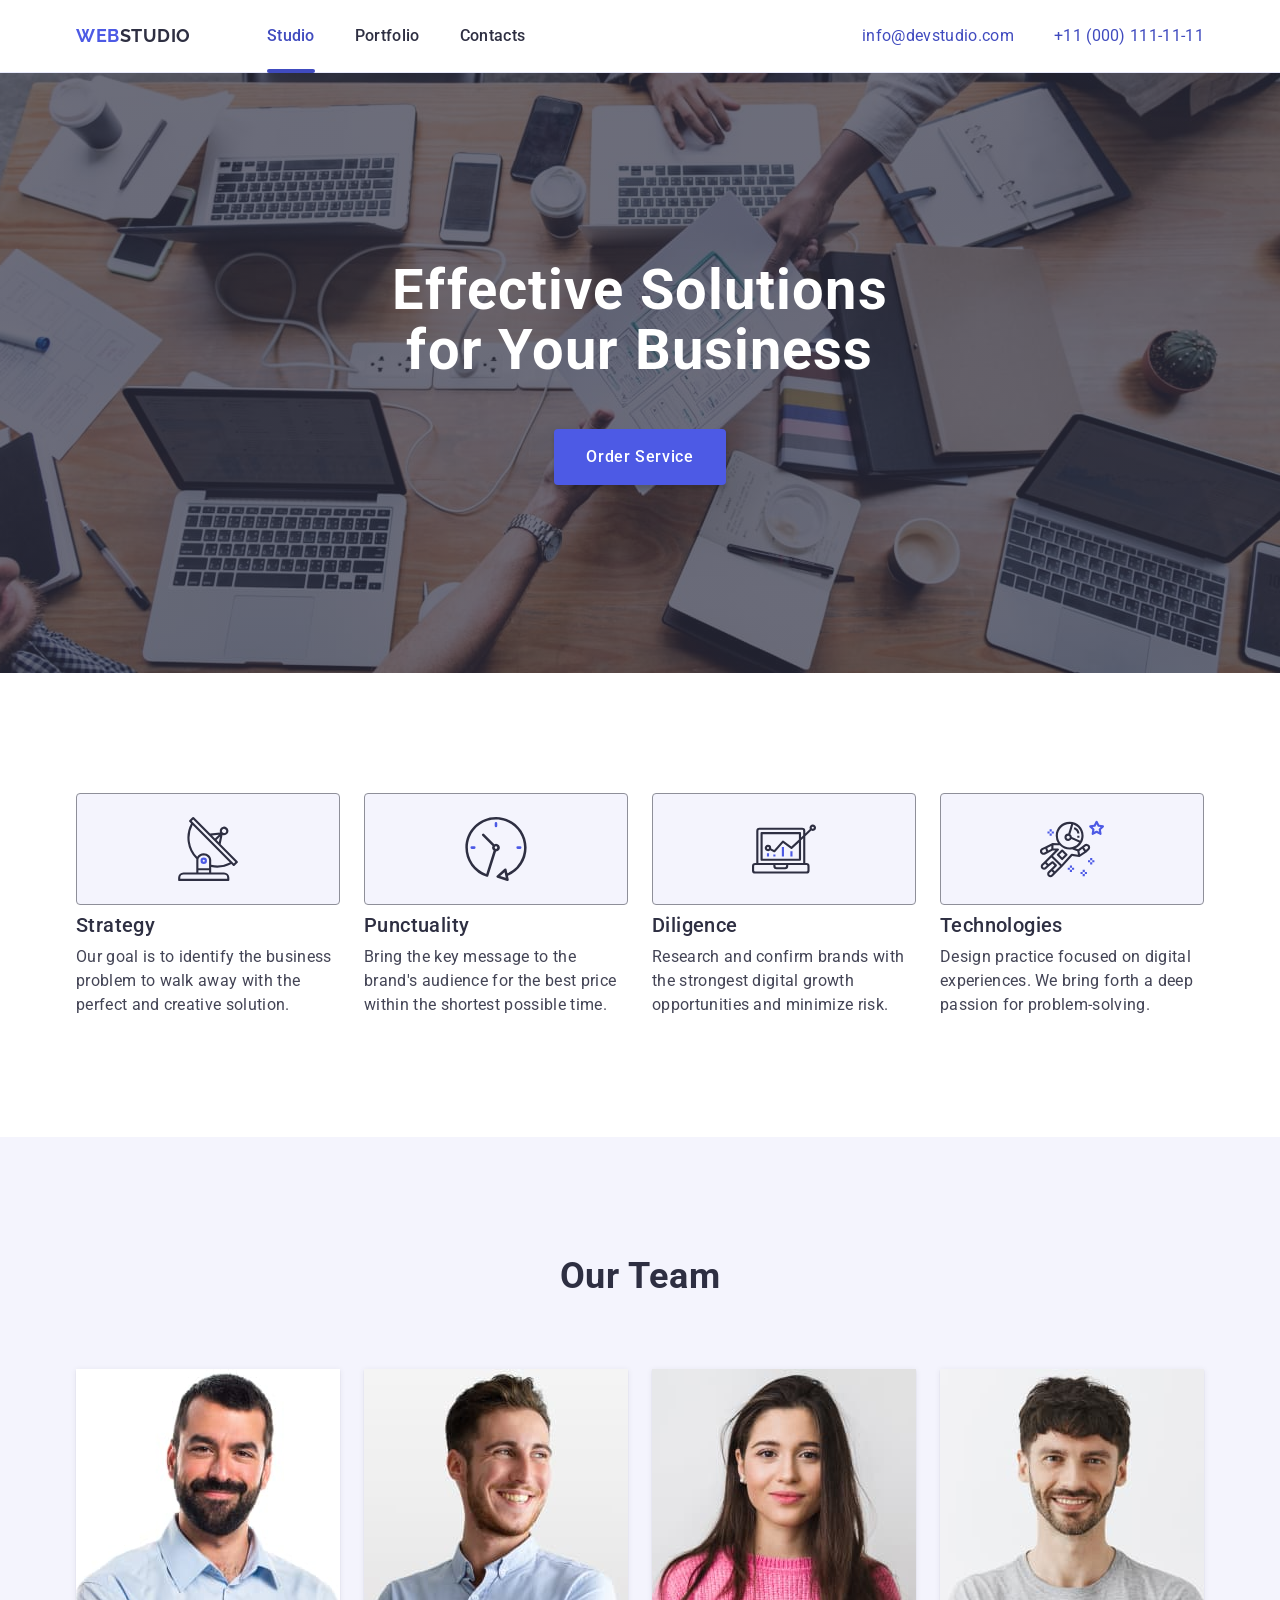
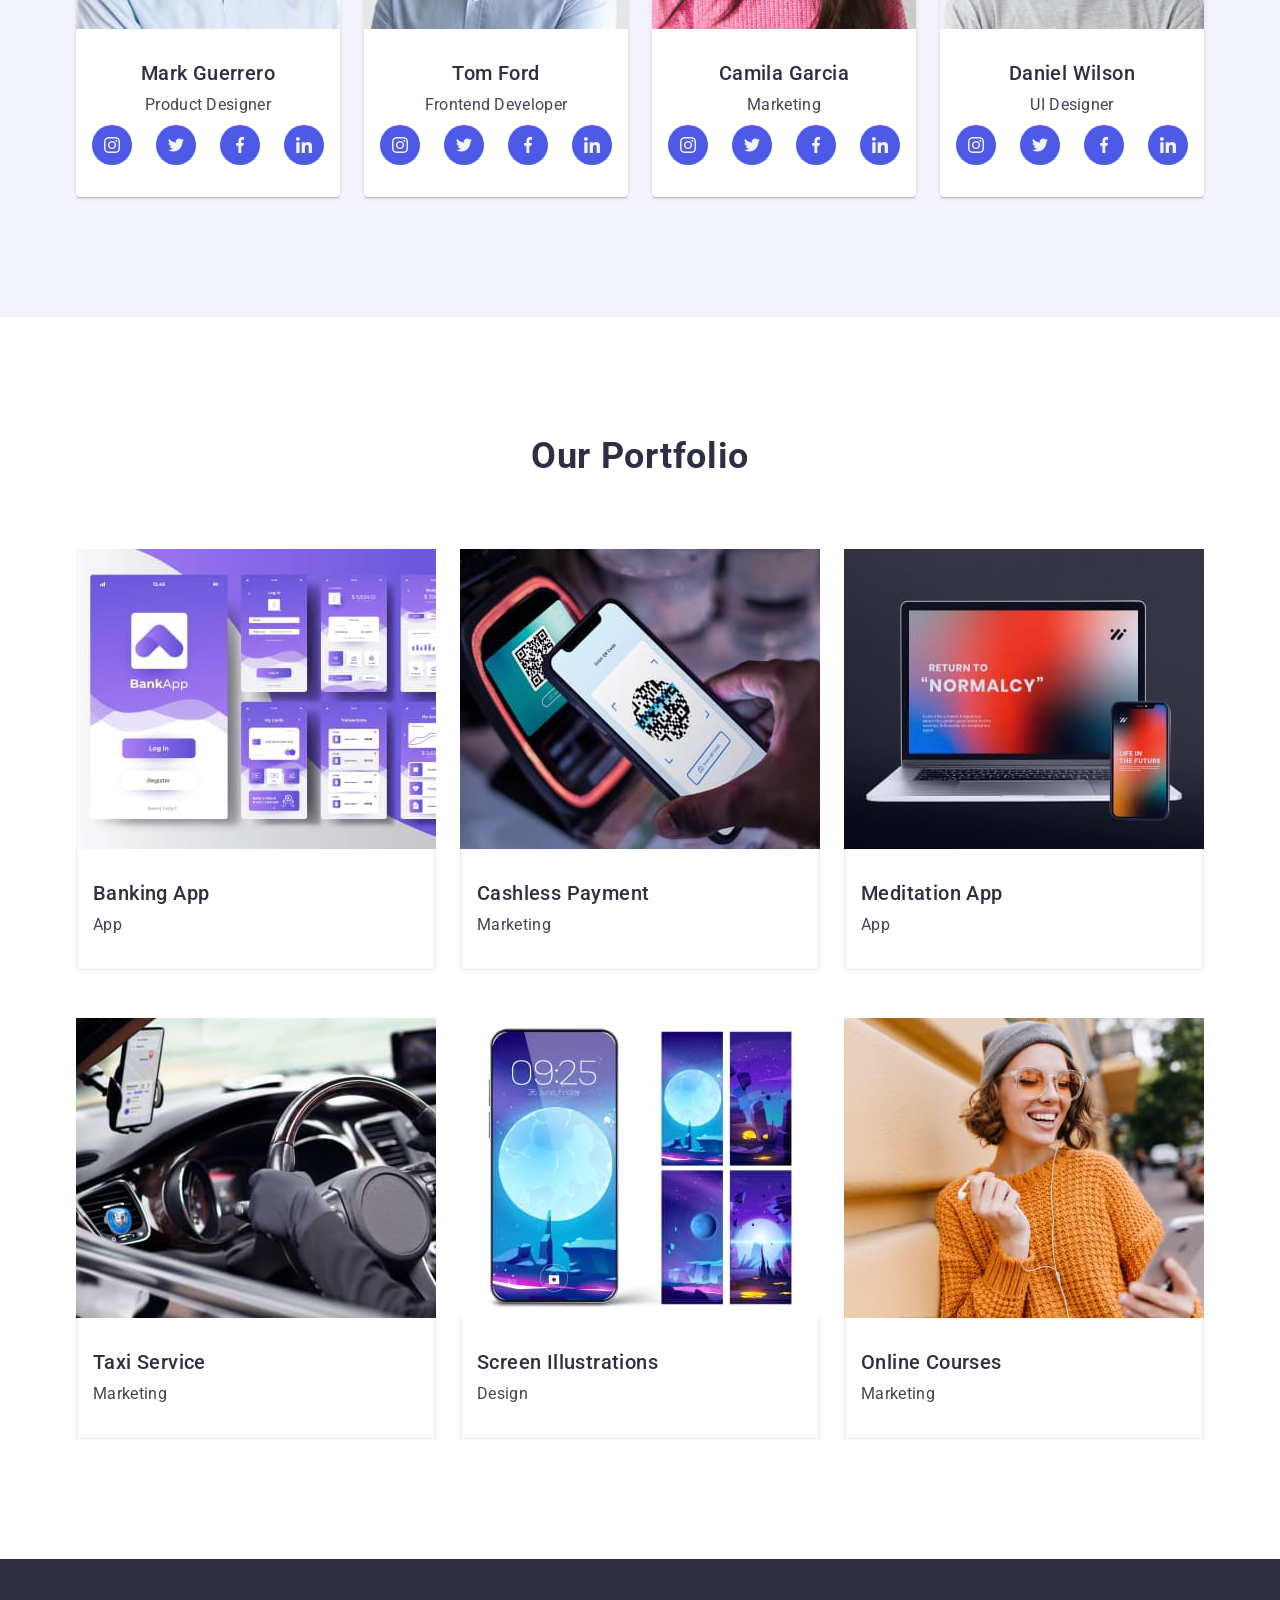
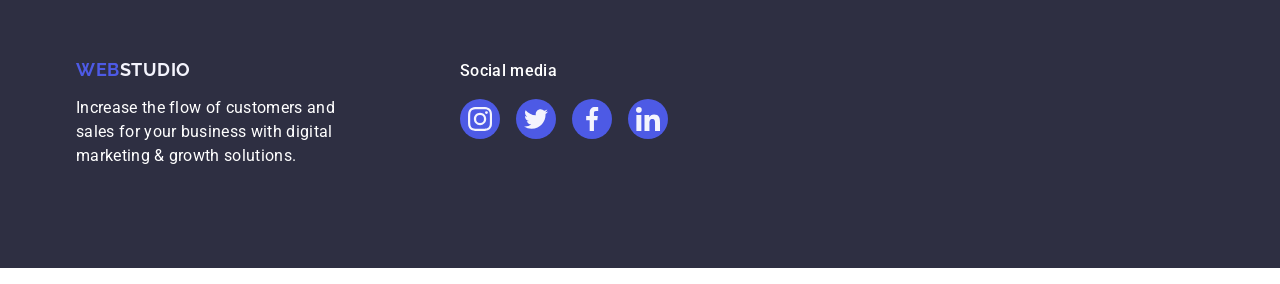
<file: index.html>
<!DOCTYPE html>
<html lang="en">
  <head>
    <meta charset="UTF-8" />
    <meta http-equiv="X-UA-Compatible" content="IE=edge" />
    <meta name="viewport" content="width=device-width, initial-scale=1.0" />
    <title>Web Studio</title>

    <!-- #region modern-normalize -->
    <link
      rel="stylesheet"
      href="https://cdnjs.cloudflare.com/ajax/libs/modern-normalize/3.0.1/modern-normalize.min.css"
      integrity="sha512-q6WgHqiHlKyOqslT/lgBgodhd03Wp4BEqKeW6nNtlOY4quzyG3VoQKFrieaCeSnuVseNKRGpGeDU3qPmabCANg=="
      crossorigin="anonymous"
      referrerpolicy="no-referrer"
    />
    <!-- #endregion -->
    <!-- #region fonts -->
    <link rel="preconnect" href="https://fonts.googleapis.com" />
    <link rel="preconnect" href="https://fonts.gstatic.com" crossorigin />
    <link
      href="https://fonts.googleapis.com/css2?family=Raleway:wght@700&family=Roboto:wght@400;500;700&display=swap"
      rel="stylesheet"
    />
    <!-- #endregion fonts -->

    <link rel="stylesheet" href="./css/styles.css" />
  </head>

  <body class="body">
    <!-- #region Header -->
    <header class="header">
      <div class="container header-container">
        <nav class="header-nav">
          <a href="./index.html" class="header-logo link"
            >Web<span class="header-logo-span">Studio</span></a
          >
          <ul class="header-list list">
            <li>
              <a href="./index.html" class="header-link link current">Studio</a>
            </li>
            <li><a href="" class="header-link link">Portfolio</a></li>
            <li><a href="" class="header-link link">Contacts</a></li>
          </ul>
        </nav>
        <address class="header-address">
          <ul class="header-contacts list">
            <li>
              <a
                href="mailto:info@devstudio.com"
                class="header-contacts-item link"
                >info@devstudio.com</a
              >
            </li>
            <li>
              <a href="tel:+110001111111" class="header-contacts-item link"
                >+11 (000) 111-11-11</a
              >
            </li>
          </ul>
        </address>
      </div>
    </header>
    <!-- #endregion -->
    <main>
      <!-- #region Hero -->
      <section class="hero">
        <div class="container">
          <h1 class="hero-title">Effective Solutions for Your Business</h1>
          <button type="button" class="hero-button">Order Service</button>
        </div>
      </section>
      <!-- #endregion -->
      <!-- #region Values -->
      <section class="values">
        <div class="container">
          <h2 class="visually-hidden">Values</h2>
          <ul class="values-list list">
            <li class="values-block">
              <div class="values-icons">
                <svg viewBox="0 0 32 32" width="64" height="64">
                  <use href="./images/icons.svg#icon-antenna"></use>
                </svg>
              </div>
              <h3 class="values-item">Strategy</h3>
              <p class="values-item-text">
                Our goal is to identify the business problem to walk away with
                the perfect and creative solution.
              </p>
            </li>
            <li class="values-block">
              <div class="values-icons">
                <svg viewBox="0 0 32 32" width="64" height="64">
                  <use href="./images/icons.svg#icon-clock"></use>
                </svg>
              </div>
              <h3 class="values-item">Punctuality</h3>
              <p class="values-item-text">
                Bring the key message to the brand's audience for the best price
                within the shortest possible time.
              </p>
            </li>
            <li class="values-block">
              <div class="values-icons">
                <svg viewBox="0 0 32 32" width="64" height="64">
                  <use href="./images/icons.svg#icon-diagram"></use>
                </svg>
              </div>
              <h3 class="values-item">Diligence</h3>
              <p class="values-item-text">
                Research and confirm brands with the strongest digital growth
                opportunities and minimize risk.
              </p>
            </li>
            <li class="values-block">
              <div class="values-icons">
                <svg viewBox="0 0 32 32" width="64" height="64">
                  <use href="./images/icons.svg#icon-astronaut"></use>
                </svg>
              </div>
              <h3 class="values-item">Technologies</h3>
              <p class="values-item-text">
                Design practice focused on digital experiences. We bring forth a
                deep passion for problem-solving.
              </p>
            </li>
          </ul>
        </div>
      </section>
      <!-- #endregion -->
      <!-- #region Our Team -->
      <section class="team">
        <div class="container">
          <h2 class="title">Our Team</h2>
          <ul class="team-list list">
            <li class="team-item">
              <img
                src="./images/team-foto-1.jpg"
                alt="A foto of a member from our team - Mark Guerrero"
                width="264"
                height="260"
              />
              <div class="team-text">
                <h3 class="team-name">Mark Guerrero</h3>
                <p class="team-job-title">Product Designer</p>
                <ul class="team-social-list list">
                  <li class="team-social-list-item">
                    <a href="" class="social-list-link">
                      <svg class="team-social-list-icon" width="16" height="16">
                        <use href="./images/icons.svg#icon-instagram"></use>
                      </svg>
                    </a>
                  </li>
                  <li class="team-social-list-item">
                    <a href="" class="social-list-link">
                      <svg class="team-social-list-icon" width="16" height="16">
                        <use href="./images/icons.svg#icon-twitter"></use>
                      </svg>
                    </a>
                  </li>
                  <li class="team-social-list-item">
                    <a href="" class="social-list-link">
                      <svg class="team-social-list-icon" width="16" height="16">
                        <use href="./images/icons.svg#icon-facebook"></use>
                      </svg>
                    </a>
                  </li>
                  <li class="team-social-list-item">
                    <a href="" class="social-list-link">
                      <svg class="team-social-list-icon" width="16" height="16">
                        <use href="./images/icons.svg#icon-linkedin"></use>
                      </svg>
                    </a>
                  </li>
                </ul>
              </div>
            </li>
            <li class="team-item">
              <img
                src="./images/team-foto-2.jpg"
                alt="A foto of a member from our team - Tom Ford"
                width="264"
                height="260"
              />
              <div class="team-text">
                <h3 class="team-name">Tom Ford</h3>
                <p class="team-job-title">Frontend Developer</p>
                <ul class="team-social-list list">
                  <li class="team-social-list-item">
                    <a href="" class="social-list-link">
                      <svg class="team-social-list-icon" width="16" height="16">
                        <use href="./images/icons.svg#icon-instagram"></use>
                      </svg>
                    </a>
                  </li>
                  <li class="team-social-list-item">
                    <a href="" class="social-list-link">
                      <svg class="team-social-list-icon" width="16" height="16">
                        <use href="./images/icons.svg#icon-twitter"></use>
                      </svg>
                    </a>
                  </li>
                  <li class="team-social-list-item">
                    <a href="" class="social-list-link">
                      <svg class="team-social-list-icon" width="16" height="16">
                        <use href="./images/icons.svg#icon-facebook"></use>
                      </svg>
                    </a>
                  </li>
                  <li class="team-social-list-item">
                    <a href="" class="social-list-link">
                      <svg class="team-social-list-icon" width="16" height="16">
                        <use href="./images/icons.svg#icon-linkedin"></use>
                      </svg>
                    </a>
                  </li>
                </ul>
              </div>
            </li>
            <li class="team-item">
              <img
                src="./images/team-foto-3.jpg"
                alt="A foto of a member from our team - Camila Garcia"
                width="264"
                height="260"
              />
              <div class="team-text">
                <h3 class="team-name">Camila Garcia</h3>
                <p class="team-job-title">Marketing</p>
                <ul class="team-social-list list">
                  <li class="team-social-list-item">
                    <a href="" class="social-list-link">
                      <svg class="team-social-list-icon" width="16" height="16">
                        <use href="./images/icons.svg#icon-instagram"></use>
                      </svg>
                    </a>
                  </li>
                  <li class="team-social-list-item">
                    <a href="" class="social-list-link">
                      <svg class="team-social-list-icon" width="16" height="16">
                        <use href="./images/icons.svg#icon-twitter"></use>
                      </svg>
                    </a>
                  </li>
                  <li class="team-social-list-item">
                    <a href="" class="social-list-link">
                      <svg class="team-social-list-icon" width="16" height="16">
                        <use href="./images/icons.svg#icon-facebook"></use>
                      </svg>
                    </a>
                  </li>
                  <li class="team-social-list-item">
                    <a href="" class="social-list-link">
                      <svg class="team-social-list-icon" width="16" height="16">
                        <use href="./images/icons.svg#icon-linkedin"></use>
                      </svg>
                    </a>
                  </li>
                </ul>
              </div>
            </li>
            <li class="team-item">
              <img
                src="./images/team-foto-4.jpg"
                alt="A foto of a member from our team - Daniel Wilson"
                width="264"
                height="260"
              />
              <div class="team-text">
                <h3 class="team-name">Daniel Wilson</h3>
                <p class="team-job-title">UI Designer</p>
                <ul class="team-social-list list">
                  <li class="team-social-list-item">
                    <a href="" class="social-list-link">
                      <svg class="team-social-list-icon" width="16" height="16">
                        <use href="./images/icons.svg#icon-instagram"></use>
                      </svg>
                    </a>
                  </li>
                  <li class="team-social-list-item">
                    <a href="" class="social-list-link">
                      <svg class="team-social-list-icon" width="16" height="16">
                        <use href="./images/icons.svg#icon-twitter"></use>
                      </svg>
                    </a>
                  </li>
                  <li class="team-social-list-item">
                    <a href="" class="social-list-link">
                      <svg class="team-social-list-icon" width="16" height="16">
                        <use href="./images/icons.svg#icon-facebook"></use>
                      </svg>
                    </a>
                  </li>
                  <li class="team-social-list-item">
                    <a href="" class="social-list-link">
                      <svg class="team-social-list-icon" width="16" height="16">
                        <use href="./images/icons.svg#icon-linkedin"></use>
                      </svg>
                    </a>
                  </li>
                </ul>
              </div>
            </li>
          </ul>
        </div>
      </section>
      <!-- #endregion -->
      <!-- #region Our Portfolio -->
      <section class="portfolio">
        <div class="container">
          <h2 class="title">Our Portfolio</h2>
          <ul class="portfolio-offer list">
            <li class="portfolio-offer-item">
              <div class="portfolio-pic-text">
                <img
                  src="./images/portfolio-pic-1.jpg"
                  alt="Inferface of an banking app"
                  width="360"
                  height="300"
                />
                <p class="portfolio-top-text">
                  14 Stylish and User-Friendly App Design Concepts · Task
                  Manager App · Calorie Tracker App · Exotic Fruit Ecommerce App
                  · Cloud Storage App
                </p>
              </div>
              <div class="portfolio-offer-text">
                <h3 class="offer-name">Banking App</h3>
                <p class="offer-type">App</p>
              </div>
            </li>
            <li class="portfolio-offer-item">
              <div class="portfolio-pic-text">
                <img
                  src="./images/portfolio-pic-2.jpg"
                  alt="Process of cashless payment"
                  width="360"
                  height="300"
                />
                <p class="portfolio-top-text">
                  14 Stylish and User-Friendly App Design Concepts · Task
                  Manager App · Calorie Tracker App · Exotic Fruit Ecommerce App
                  · Cloud Storage App
                </p>
              </div>
              <div class="portfolio-offer-text">
                <h3 class="offer-name">Cashless Payment</h3>
                <p class="offer-type">Marketing</p>
              </div>
            </li>
            <li class="portfolio-offer-item">
              <div class="portfolio-pic-text">
                <img
                  src="./images/portfolio-pic-3.jpg"
                  alt="Interface of an App on the screens of a computer and a mobile phone"
                  width="360"
                  height="300"
                />
                <p class="portfolio-top-text">
                  14 Stylish and User-Friendly App Design Concepts · Task
                  Manager App · Calorie Tracker App · Exotic Fruit Ecommerce App
                  · Cloud Storage App
                </p>
              </div>
              <div class="portfolio-offer-text">
                <h3 class="offer-name">Meditation App</h3>
                <p class="offer-type">App</p>
              </div>
            </li>
            <li class="portfolio-offer-item">
              <div class="portfolio-pic-text">
                <img
                  src="./images/portfolio-pic-4.jpg"
                  alt="Driver's seat in a car"
                  width="360"
                  height="300"
                />
                <p class="portfolio-top-text">
                  14 Stylish and User-Friendly App Design Concepts · Task
                  Manager App · Calorie Tracker App · Exotic Fruit Ecommerce App
                  · Cloud Storage App
                </p>
              </div>
              <div class="portfolio-offer-text">
                <h3 class="offer-name">Taxi Service</h3>
                <p class="offer-type">Marketing</p>
              </div>
            </li>
            <li class="portfolio-offer-item">
              <div class="portfolio-pic-text">
                <img
                  src="./images/portfolio-pic-5.jpg"
                  alt="Design of screens of a mobile phone"
                  width="360"
                  height="300"
                />
                <p class="portfolio-top-text">
                  14 Stylish and User-Friendly App Design Concepts · Task
                  Manager App · Calorie Tracker App · Exotic Fruit Ecommerce App
                  · Cloud Storage App
                </p>
              </div>
              <div class="portfolio-offer-text">
                <h3 class="offer-name">Screen Illustrations</h3>
                <p class="offer-type">Design</p>
              </div>
            </li>
            <li class="portfolio-offer-item">
              <div class="portfolio-pic-text">
                <img
                  src="./images/portfolio-pic-6.jpg"
                  alt="A smiling lady with a mobile phone"
                  width="360"
                  height="300"
                />
                <p class="portfolio-top-text">
                  14 Stylish and User-Friendly App Design Concepts · Task
                  Manager App · Calorie Tracker App · Exotic Fruit Ecommerce App
                  · Cloud Storage App
                </p>
              </div>
              <div class="portfolio-offer-text">
                <h3 class="offer-name">Online Courses</h3>
                <p class="offer-type">Marketing</p>
              </div>
            </li>
          </ul>
        </div>
      </section>
      <!-- #endregion -->
    </main>
    <!-- #region Footer -->
    <footer class="footer">
      <div class="container footer-container">
        <div class="footer-text-container">
          <a href="./index.html" class="footer-logo link"
            >Web<span class="footer-logo-span">Studio</span></a
          >
          <p class="footer-text">
            Increase the flow of customers and sales for your business with
            digital marketing & growth solutions.
          </p>
        </div>
        <div class="footer-soc-med">
          <p class="footer-name-icons">Social media</p>
          <ul class="footer-social-list list">
            <li class="footer-social-list-item">
              <a href="" class="footer-social-list-link">
                <svg class="footer-social-list-icon" width="24" height="24">
                  <use href="./images/icons.svg#icon-instagram"></use>
                </svg>
              </a>
            </li>
            <li class="footer-social-list-item">
              <a href="" class="footer-social-list-link">
                <svg class="footer-social-list-icon" width="24" height="24">
                  <use href="./images/icons.svg#icon-twitter"></use>
                </svg>
              </a>
            </li>
            <li class="footer-social-list-item">
              <a href="" class="footer-social-list-link">
                <svg class="footer-social-list-icon" width="24" height="24">
                  <use href="./images/icons.svg#icon-facebook"></use>
                </svg>
              </a>
            </li>
            <li class="footer-social-list-item">
              <a href="" class="footer-social-list-link">
                <svg class="footer-social-list-icon" width="24" height="24">
                  <use href="./images/icons.svg#icon-linkedin"></use>
                </svg>
              </a>
            </li>
          </ul>
        </div>
      </div>
    </footer>
    <!-- #endregion -->
  </body>
</html>
</file>
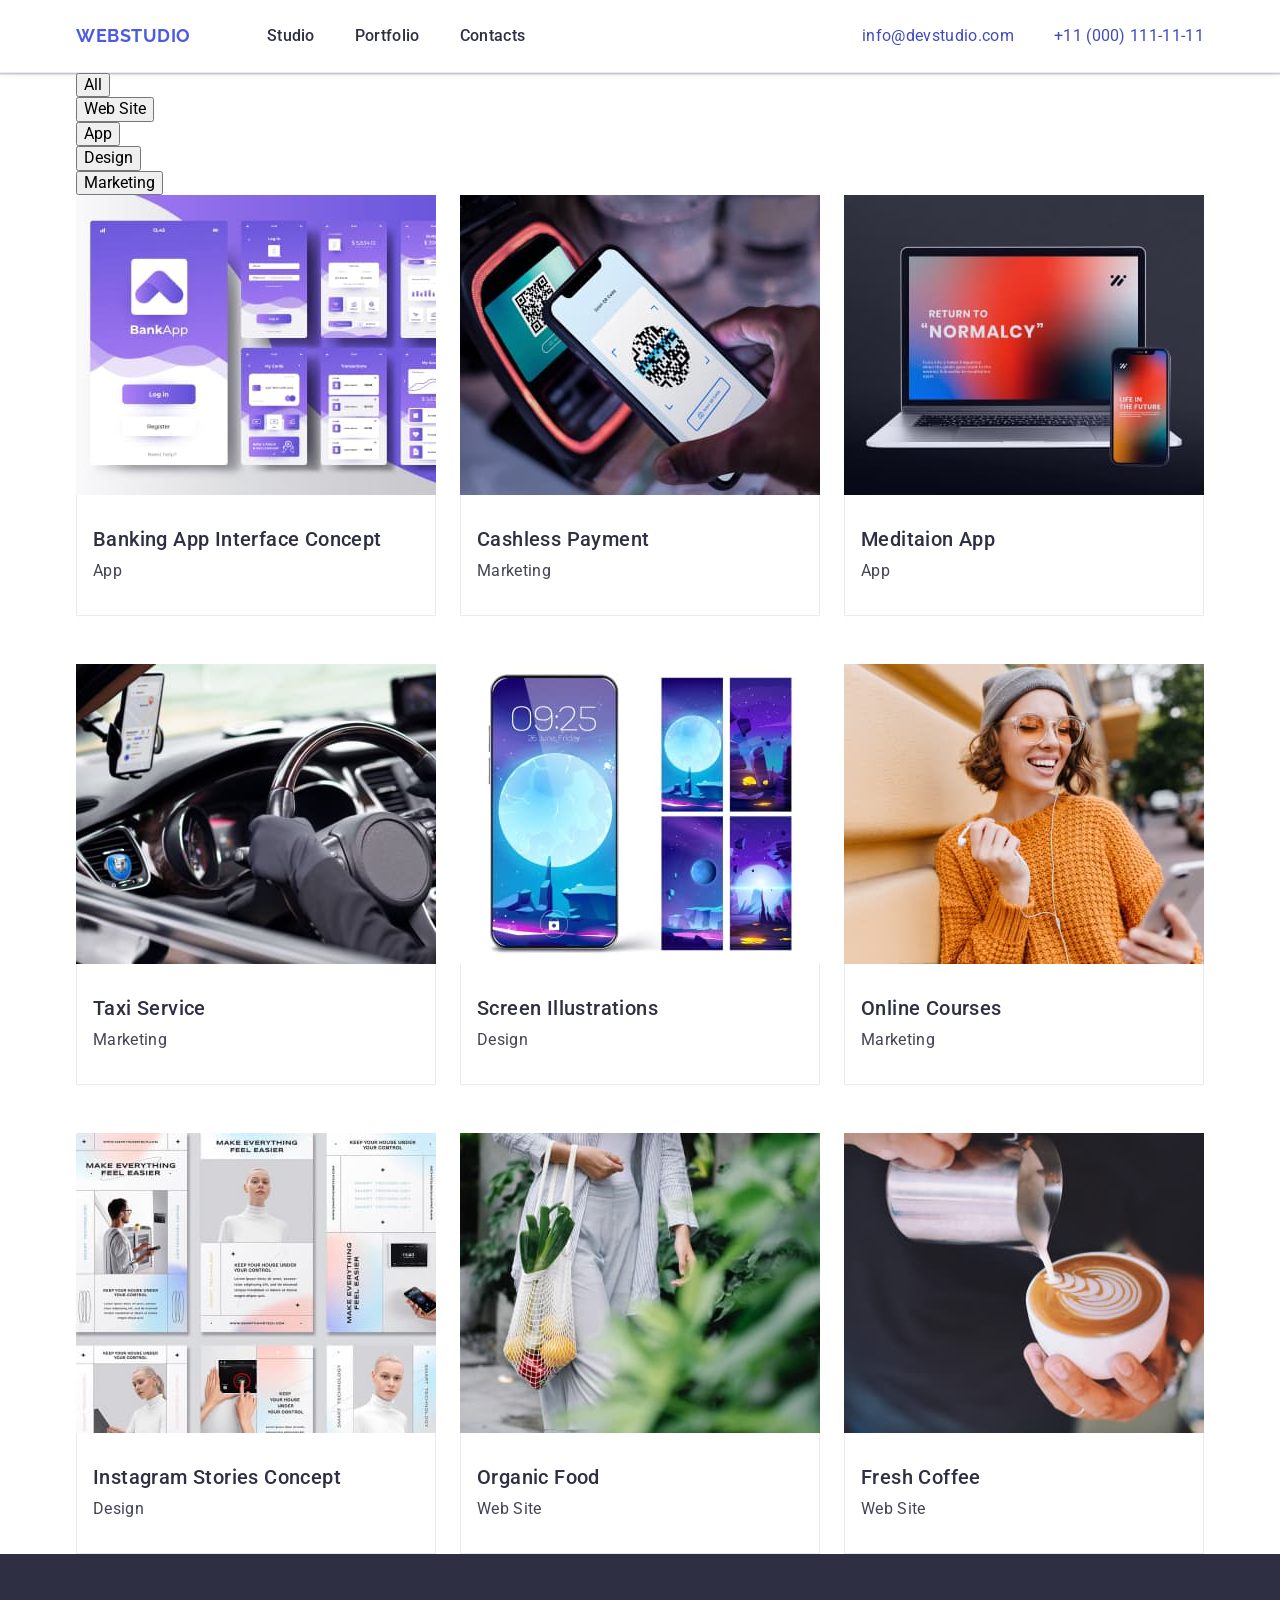
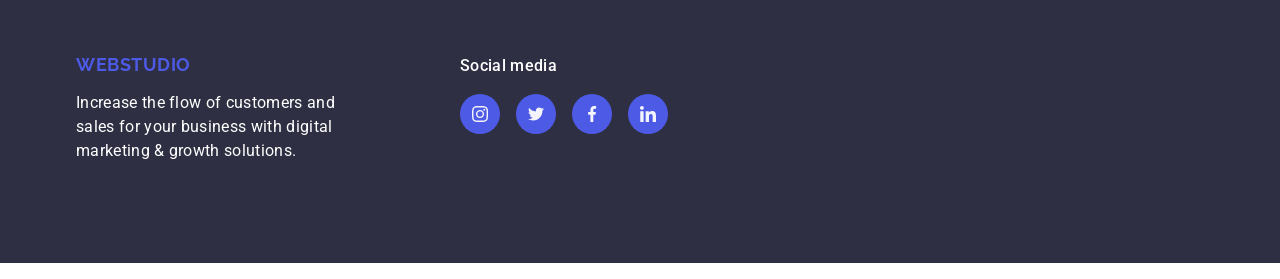
<file: portfolio.html>
<!DOCTYPE html>
<html lang="en">
  <head>
    <meta charset="UTF-8" />
    <meta http-equiv="X-UA-Compatible" content="IE=edge" />
    <meta name="viewport" content="width=device-width, initial-scale=1.0" />
    <title>Portfolio</title>

    <link rel="preconnect" href="https://fonts.googleapis.com" />
    <link rel="preconnect" href="https://fonts.gstatic.com" crossorigin />
    <link
      href="https://fonts.googleapis.com/css2?family=Raleway:wght@800&family=Roboto:wght@400;500;700;900&display=swap"
      rel="stylesheet"
    />
    <link
      rel="stylesheet"
      href="https://cdnjs.cloudflare.com/ajax/libs/modern-normalize/1.1.0/modern-normalize.min.css"
      integrity="sha512-wpPYUAdjBVSE4KJnH1VR1HeZfpl1ub8YT/NKx4PuQ5NmX2tKuGu6U/JRp5y+Y8XG2tV+wKQpNHVUX03MfMFn9Q=="
      crossorigin="anonymous"
      referrerpolicy="no-referrer"
    />
    <link rel="stylesheet" href="./css/styles.css" />
  </head>

  <body class="body">
    <header class="header">
      <div class="container header-container">
        <nav class="header-nav">
          <a href="./index.html" class="header-logo link"
            >web<span>studio</span></a
          >
          <ul class="header-list list">
            <li><a href="./index.html" class="header-link link">Studio</a></li>
            <li><a href="" class="header-link link">Portfolio</a></li>
            <li><a href="" class="header-link link">Contacts</a></li>
          </ul>
        </nav>
        <ul class="header-contacts list">
          <li>
            <a
              href="mailto:info@devstudio.com"
              class="header-contacts-item link"
              >info@devstudio.com</a
            >
          </li>
          <li>
            <a href="tel:+110001111111" class="header-contacts-item link"
              >+11 (000) 111-11-11</a
            >
          </li>
        </ul>
      </div>
    </header>

    <main>
      <section class="portfolio-site">
        <div class="container portfolio-site-container">
          <h1 class="visually-hidden">Portfolio</h1>
          <ul class="portfolio-button-list list">
            <li><button type="button" class="portfolio-btn">All</button></li>
            <li>
              <button type="button" class="portfolio-btn">Web Site</button>
            </li>
            <li><button type="button" class="portfolio-btn">App</button></li>
            <li>
              <button type="button" class="portfolio-btn">Design</button>
            </li>
            <li>
              <button type="button" class="portfolio-btn">Marketing</button>
            </li>
          </ul>
          <ul class="portfolio-offer list">
            <li class="portfolio-offer-item">
              <img
                src="./images/portfolio-pic-1.jpg"
                alt="Inferface of an banking app"
                width="360"
                height="300"
              />
              <div class="portfolio-offer-text">
                <h2 class="offer-name">Banking App Interface Concept</h2>
                <p class="offer-type">App</p>
              </div>
            </li>
            <li class="portfolio-offer-item">
              <img
                src="./images/portfolio-pic-2.jpg"
                alt="Process of cashless payment"
                width="360"
                height="300"
              />
              <div class="portfolio-offer-text">
                <h2 class="offer-name">Cashless Payment</h2>
                <p class="offer-type">Marketing</p>
              </div>
            </li>
            <li class="portfolio-offer-item">
              <img
                src="./images/portfolio-pic-3.jpg"
                alt="Interface of an App on the screens of a computer and a mobile phone"
                width="360"
                height="300"
              />
              <div class="portfolio-offer-text">
                <h2 class="offer-name">Meditaion App</h2>
                <p class="offer-type">App</p>
              </div>
            </li>
            <li class="portfolio-offer-item">
              <img
                src="./images/portfolio-pic-4.jpg"
                alt="Driver's seat in a car"
                width="360"
                height="300"
              />
              <div class="portfolio-offer-text">
                <h2 class="offer-name">Taxi Service</h2>
                <p class="offer-type">Marketing</p>
              </div>
            </li>
            <li class="portfolio-offer-item">
              <img
                src="./images/portfolio-pic-5.jpg"
                alt="Design of screens of a mobile phone"
                width="360"
                height="300"
              />
              <div class="portfolio-offer-text">
                <h2 class="offer-name">Screen Illustrations</h2>
                <p class="offer-type">Design</p>
              </div>
            </li>
            <li class="portfolio-offer-item">
              <img
                src="./images/portfolio-pic-6.jpg"
                alt="A smiling lady with a mobile phone"
                width="360"
                height="300"
              />
              <div class="portfolio-offer-text">
                <h2 class="offer-name">Online Courses</h2>
                <p class="offer-type">Marketing</p>
              </div>
            </li>
            <li class="portfolio-offer-item">
              <img
                src="./images/portfolio-pic-7.jpg"
                alt="Ideas of Instagram Stories"
                width="360"
                height="300"
              />
              <div class="portfolio-offer-text">
                <h2 class="offer-name">Instagram Stories Concept</h2>
                <p class="offer-type">Design</p>
              </div>
            </li>
            <li class="portfolio-offer-item">
              <img
                src="./images/portfolio-pic-8.jpg"
                alt="Food in an eco-bag"
                width="360"
                height="300"
              />
              <div class="portfolio-offer-text">
                <h2 class="offer-name">Organic Food</h2>
                <p class="offer-type">Web Site</p>
              </div>
            </li>
            <li class="portfolio-offer-item">
              <img
                src="./images/portfolio-pic-9.jpg"
                alt="Coffee"
                width="360"
                height="300"
              />
              <div class="portfolio-offer-text">
                <h2 class="offer-name">Fresh Coffee</h2>
                <p class="offer-type">Web Site</p>
              </div>
            </li>
          </ul>
        </div>
      </section>
    </main>

    <footer class="footer">
      <div class="container footer-container">
        <div class="footer-text-container">
          <a href="./index.html" class="footer-logo link"
            >web<span>studio</span></a
          >
          <p class="footer-text">
            Increase the flow of customers and sales for your business with
            digital marketing & growth solutions.
          </p>
        </div>
        <div class="footer-soc-med">
          <h2 class="footer-text">Social media</h2>
          <ul class="footer-social-list list">
            <li class="footer-social-list-item">
              <a href="" class="footer-social-list-link">
                <svg class="footer-social-list-icon" width="16" height="16">
                  <use
                    href=".//images/symbol-defs-opt.svg#icon-instagram"
                  ></use>
                </svg>
              </a>
            </li>
            <li class="footer-social-list-item">
              <a href="" class="footer-social-list-link">
                <svg class="footer-social-list-icon" width="16" height="16">
                  <use href="./images/symbol-defs-opt.svg#icon-twitter"></use>
                </svg>
              </a>
            </li>
            <li class="footer-social-list-item">
              <a href="" class="footer-social-list-link">
                <svg class="footer-social-list-icon" width="16" height="16">
                  <use href=".//images/symbol-defs-opt.svg#icon-facebook"></use>
                </svg>
              </a>
            </li>
            <li class="footer-social-list-item">
              <a href="" class="footer-social-list-link">
                <svg class="footer-social-list-icon" width="16" height="16">
                  <use href=".//images/symbol-defs-opt.svg#icon-linkedin"></use>
                </svg>
              </a>
            </li>
          </ul>
        </div>
      </div>
    </footer>
  </body>
</html>
</file>
<file: css/styles.css>
:root {
  --main-title-color: #2e2f42;
  --main-text-color: #434455;
  --cl-accent: #4d5ae5;
  --cl-focus: #404bbf;

  --main-background-color: #ffffff;
  --secondary-background-color: #2e2f42;
  --button-background-color-accent: #4d5ae5;
  --button-background-focus: #404bbf;

  --cubic: 250ms cubic-bezier(0.4, 0, 0.2, 1);
}

/* #region General*/
body {
  font-family: 'Roboto', sans-serif;
  color: var(--main-text-color);
  background-color: var(--main-background-color);
}

p,
h1,
h2,
h3,
h4,
h5,
h6 {
  margin: 0;
}

ul {
  margin: 0;
  padding-left: 0;
}

img {
  display: block;
  max-width: 100%;
  height: auto;
}

.list {
  list-style: none;
}

.link {
  text-decoration: none;
}

.container {
  /* outline: 1px solid red; */
  width: 1158px;
  padding-left: 15px;
  padding-right: 15px;
  margin: 0 auto;
}

/* #endregion */

/* #region Header*/
.header {
  background-color: #ffffff;
  border-bottom: 1px solid #e7e9fc;
  box-shadow: 0px 2px 1px rgba(46, 47, 66, 0.08),
    0px 1px 1px rgba(46, 47, 66, 0.16), 0px 1px 6px rgba(46, 47, 66, 0.08);
}

.header-container {
  display: flex;
}

.header-nav {
  display: flex;
  align-items: center;
  margin-right: auto;
}

.header-logo {
  margin-right: 76px;
  display: block;
  padding: 24px 0;
  font-family: 'Raleway', sans-serif;
  font-weight: 700;
  font-size: 18px;
  line-height: 1.17;
  letter-spacing: 0.03em;
  text-transform: uppercase;
  color: var(--cl-accent);
}

.header-logo-span {
  color: var(--main-title-color);
}

.header-list {
  display: flex;
  gap: 40px;
}

.header-link {
  display: block;
  position: relative;
  padding: 24px 0;
  font-weight: 500;
  font-size: 16px;
  line-height: 1.5;
  letter-spacing: 0.32px;
  color: var(--main-title-color);
  transition: color var(--cubic);
}

.header-link.current {
  color: var(--cl-focus);
}

.header-link.current::after {
  content: '';
  position: absolute;
  width: 100%;
  height: 4px;
  background: var(--cl-focus);
  left: 0;
  bottom: -1px;
  border-radius: 2px;
}

.header-link:hover,
.header-link:focus {
  color: var(--cl-focus);
}

.header-address {
  font-style: normal;
}

.header-contacts {
  display: flex;
  gap: 40px;
}

.header-contacts-item {
  display: block;
  padding: 24px 0;
  font-weight: 400;
  font-size: 16px;
  line-height: 1.5;
  letter-spacing: 0.32px;
  color: var(--cl-focus);
  transition: color var(--cubic);
}

.header-contacts-item:hover,
.header-contacts-item:focus {
  color: var(--cl-focus);
}
/* #endregion */

/* #region Hero*/
.hero {
  max-width: 1440px;
  height: 600px;
  margin: 0 auto;
  background-image: linear-gradient(
      rgba(46, 47, 66, 0.7),
      rgba(46, 47, 66, 0.7)
    ),
    url(../images/bg-office-opt.jpg);
  background-repeat: no-repeat;
  background-position: center;
  background-size: cover;
  text-align: center;
  padding-top: 188px;
  padding-bottom: 188px;
  background-color: var(--secondary-background-color);
}

.hero-title {
  margin-left: auto;
  margin-right: auto;
  margin-bottom: 48px;
  max-width: 496px;
  font-weight: 700;
  font-size: 56px;
  line-height: 1.07;
  letter-spacing: 1.12px;
  color: #ffffff;
  text-align: center;
}

.hero-button {
  display: block;
  min-width: 169px;
  height: 56px;
  padding: 16px 32px;
  margin: 0 auto;
  font-family: 'Roboto', sans-serif;
  font-size: 16px;
  line-height: 1.5;
  font-weight: 500;
  letter-spacing: 0.64px;
  color: #ffffff;
  background-color: var(--button-background-color-accent);
  border: 1px solid transparent;
  border: none;
  border-radius: 4px;
  box-shadow: 0 4px 4px 0 rgba(0, 0, 0, 0.15);
  cursor: pointer;
  transition: background-color var(--cubic);
}

.hero-button:hover,
.hero-button:focus {
  background-color: var(--button-background-focus);
}
/* #endregion */

/* #region Values*/
.values {
  padding-top: 120px;
  padding-bottom: 120px;
}

.visually-hidden {
  position: absolute;
  width: 1px;
  height: 1px;
  margin: -1px;
  border: 0;
  padding: 0;
  white-space: nowrap;
  clip-path: inset(100%);
  clip: rect(0, 0, 0, 0);
  overflow: hidden;
}

.values-list {
  display: flex;
  gap: 24px;
}

.values-block {
  width: 264px;
}

.values-icons {
  display: flex;
  width: 100%;
  height: 112px;
  margin-bottom: 8px;
  background-color: #f4f4fd;
  border-radius: 4px;
  border: 1px solid #8e8f99;
  justify-content: center;
  align-items: center;
}

.values-item {
  margin-bottom: 8px;
  font-weight: 500;
  font-size: 20px;
  line-height: 1.2;
  letter-spacing: 0.4px;
  color: var(--main-title-color);
}

.values-item-text {
  font-size: 16px;
  line-height: 1.5;
  letter-spacing: 0.32px;
  font-weight: 400;
  color: var(--main-text-color);
}
/* #endregion */

/* #region  Our team*/
.team {
  background-color: #f4f4fd;
  padding-top: 120px;
  padding-bottom: 120px;
}

.title {
  margin-bottom: 72px;
  font-weight: 700;
  font-size: 36px;
  line-height: 1.11;
  letter-spacing: 0.72px;
  text-align: center;
  text-transform: capitalize;
  color: var(--main-title-color);
}

.team-list {
  display: flex;
  gap: 24px;
}

.team-item {
  background-color: var(--main-background-color);
  border-radius: 0px 0px 4px 4px;
  box-shadow: 0px 1px 6px rgba(46, 47, 66, 0.08),
    0px 1px 1px rgba(46, 47, 66, 0.16), 0px 2px 1px rgba(46, 47, 66, 0.08);
}

.team-text {
  padding-top: 32px;
  padding-bottom: 32px;
  text-align: center;
}

.team-name {
  margin-bottom: 8px;
  font-weight: 500;
  font-size: 20px;
  line-height: 1.2;
  letter-spacing: 0.4px;
  text-align: center;
  color: var(--main-title-color);
}

.team-job-title {
  margin-bottom: 8px;
  font-weight: 400;
  font-size: 16px;
  line-height: 1.5;
  letter-spacing: 0.32px;
  text-align: center;
}

.team-social-list {
  display: flex;
  justify-content: center;
  gap: 24px;
}

.social-list-link {
  display: flex;
  justify-content: center;
  align-items: center;
  width: 40px;
  height: 40px;
  border-radius: 50%;
  background-color: var(--button-background-color-accent);
  transition: background-color var(--cubic);
}

.social-list-link:hover,
.social-list-link:focus {
  background-color: var(--button-background-focus);
}

.team-social-list-icon {
  fill: #f4f4fd;
}

/* #endregion */

/* #region Our Portfolio*/
.portfolio {
  padding-top: 120px;
  padding-bottom: 120px;
}

.portfolio-offer {
  display: flex;
  flex-wrap: wrap;
  row-gap: 48px;
  column-gap: 24px;
}

.portfolio-offer-item {
  width: calc((100% - 48px) / 3);
  transition: box-shadow var(--cubic);
}

.portfolio-offer-item:hover,
.portfolio-offer-item:focus {
  box-shadow: 0px 1px 6px rgba(46, 47, 66, 0.08),
    0px 1px 1px rgba(46, 47, 66, 0.16), 0px 2px 1px rgba(46, 47, 66, 0.08);
}

.portfolio-offer-item:hover .portfolio-top-text,
.portfolio-offer-item:focus .portfolio-top-text {
  transform: translateY(0);
}

.portfolio-pic-text {
  position: relative;
  overflow: hidden;
}

.portfolio-top-text {
  position: absolute;
  top: 0;
  left: 0;
  padding: 40px 32px;
  width: 100%;
  height: 100%;
  font-weight: 400;
  font-size: 16px;
  line-height: 1.5;
  letter-spacing: 0.02em;
  color: #f4f4fd;
  background: #4d5ae5;
  transform: translateY(100%);
  transition: transform 250ms cubic-bezier(0.4, 0, 0.2, 1);
}

.portfolio-offer-text {
  padding: 32px 16px;
  border: 1px solid #e7e9fc;
  border-top: none;
}

.offer-name {
  margin-bottom: 8px;
  font-weight: 500;
  font-size: 20px;
  line-height: 1.2;
  letter-spacing: 0.4px;
  color: var(--main-title-color);
}

.offer-type {
  font-size: 16px;
  line-height: 1.5;
  letter-spacing: 0.32px;
}
/* #endregion */

/* #region Footer*/
.footer {
  margin-bottom: 16px;
  padding-top: 100px;
  padding-bottom: 100px;
  background-color: var(--secondary-background-color);
}

.footer-container {
  display: flex;
  align-items: baseline;
}

.footer-text-container {
  margin-right: 120px;
}

.footer-logo {
  display: inline-block;
  margin-bottom: 16px;
  font-family: 'Raleway', sans-serif;
  font-weight: 700;
  font-size: 18px;
  line-height: 1.17;
  letter-spacing: 0.54px;
  text-transform: uppercase;
  color: var(--cl-accent);
}

.footer-logo-span {
  color: #f4f4fd;
}

.footer-text {
  width: 264px;
  font-size: 16px;
  line-height: 1.5;
  letter-spacing: 0.32px;
  color: #ffffff;
}

.footer-name-icons {
  font-size: 16px;
  font-weight: 500;
  line-height: 1.5;
  letter-spacing: 0.02em;
  margin-bottom: 16px;
  color: #ffffff;
}

.footer-soc-med > .footer-text {
  margin-bottom: 16px;
  font-weight: 500;
}

.footer-social-list {
  display: flex;
  gap: 16px;
}

.footer-social-list-link {
  display: flex;
  justify-content: center;
  align-items: center;
  width: 40px;
  height: 40px;
  border-radius: 50%;
  background-color: var(--button-background-color-accent);
  transition: background-color var(--cubic);
}

.footer-social-list-link:hover,
.footer-social-list-link:focus {
  background-color: #31d0aa;
}

.footer-social-list-icon {
  fill: #f4f4fd;
}

/* #endregion */
</file>
